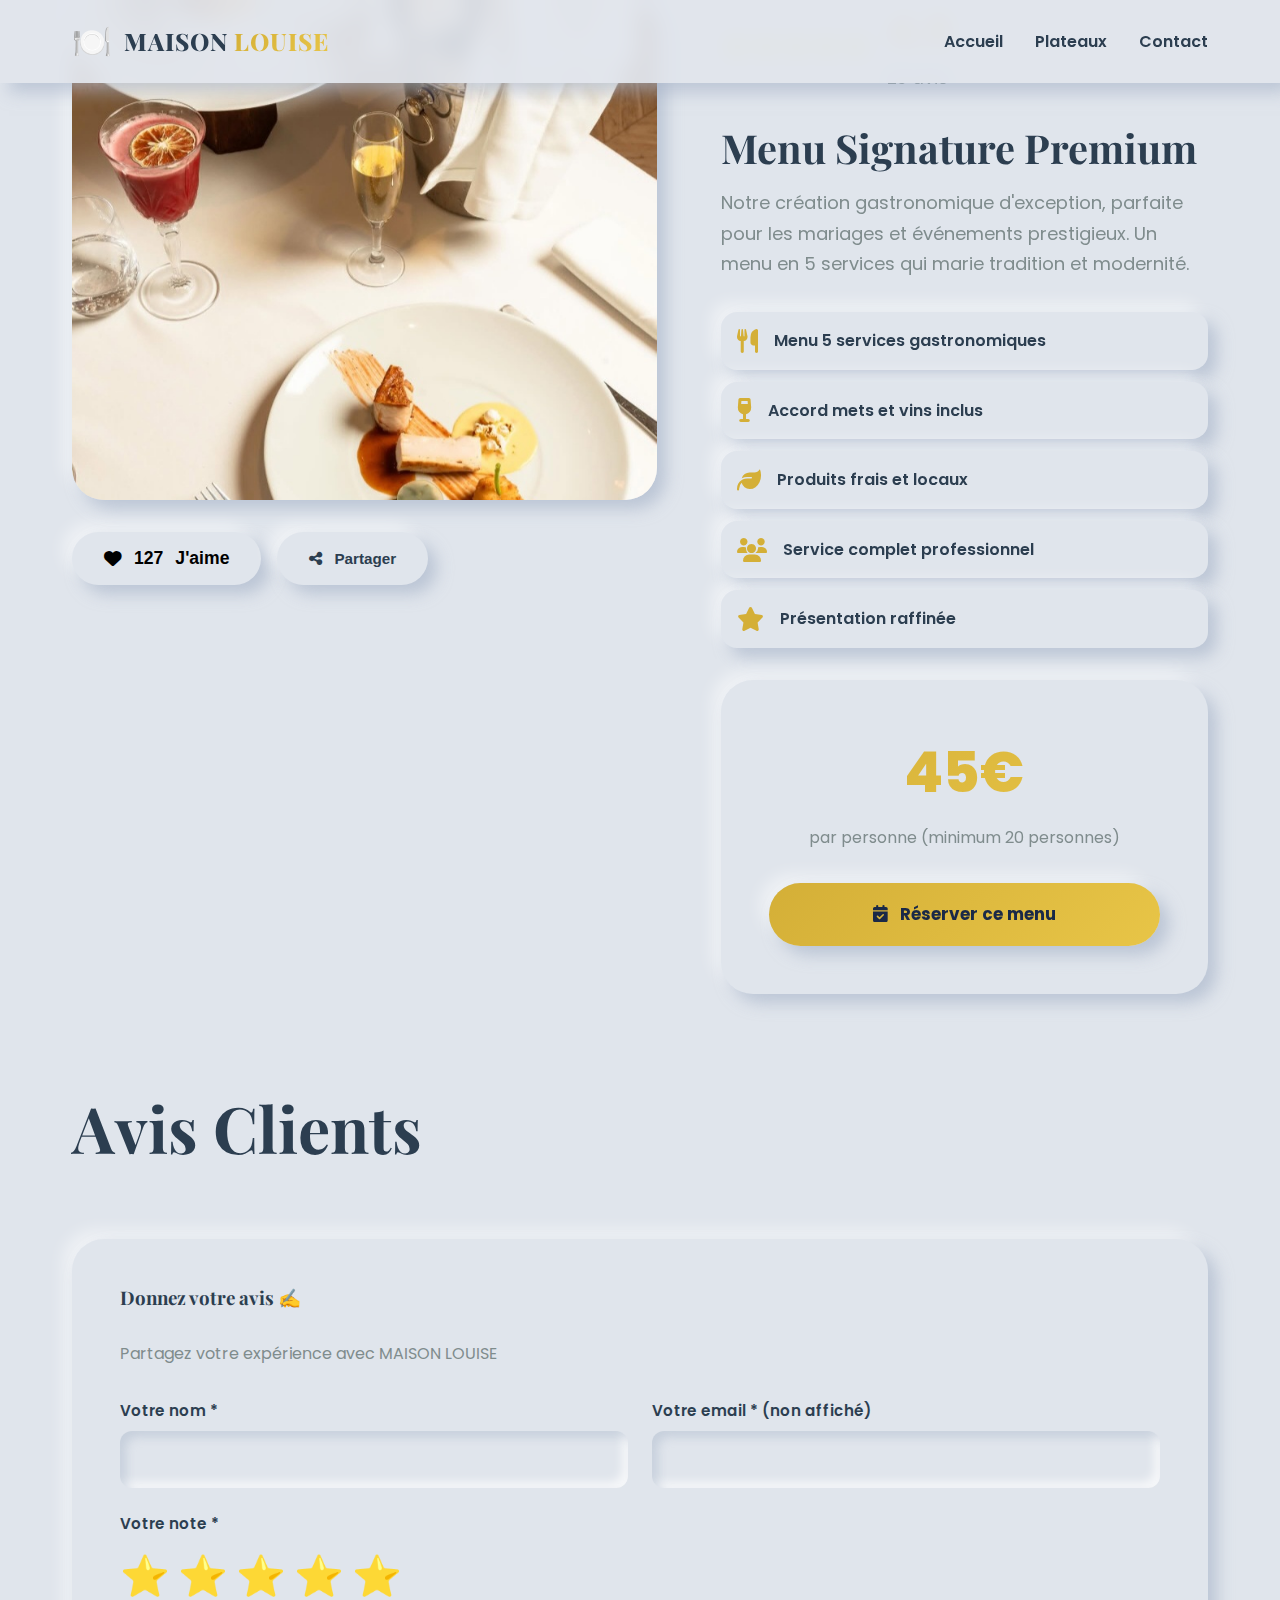
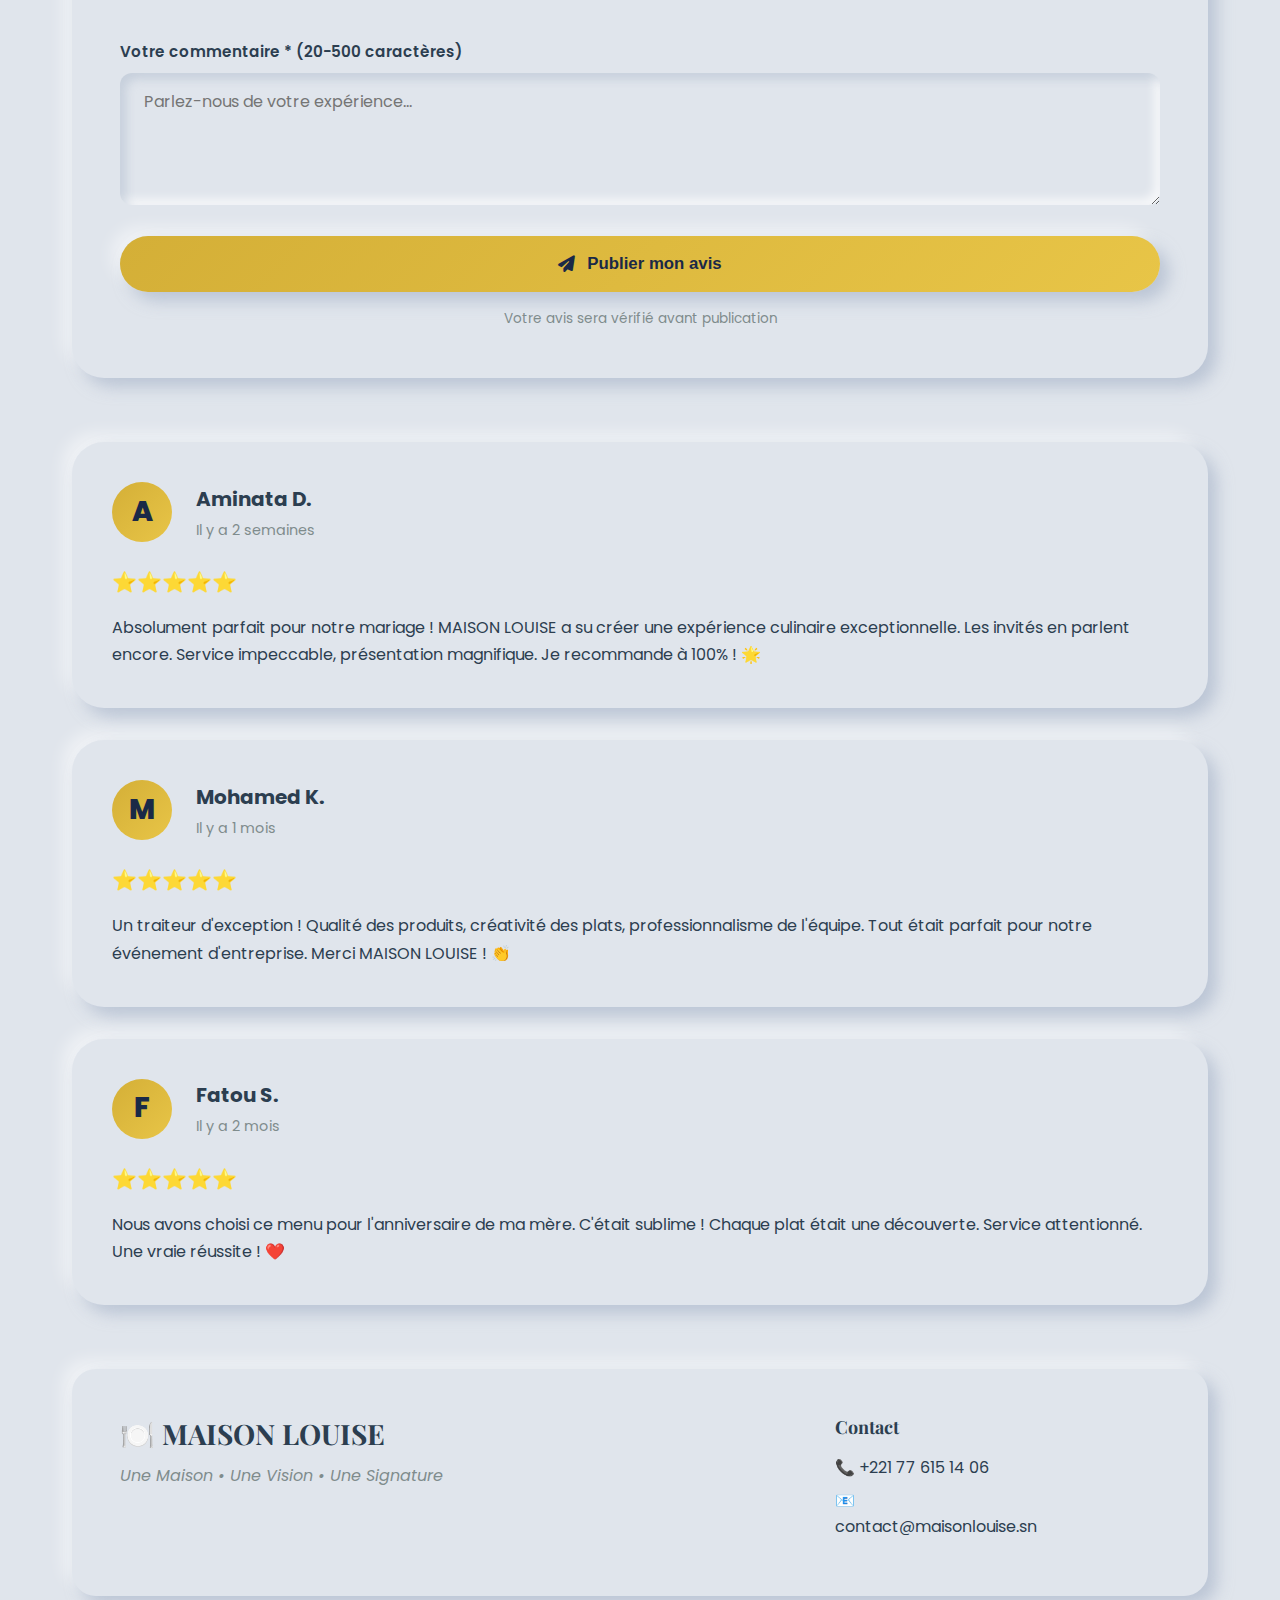
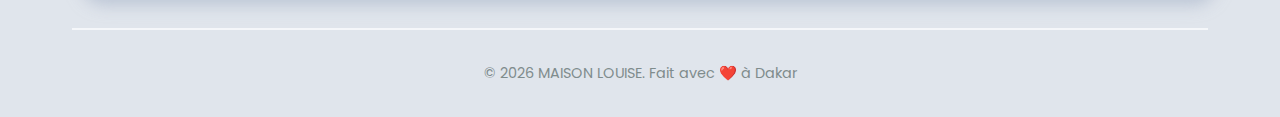
<file: plateau-detail.html>
<!DOCTYPE html>
<html lang="fr">
<head>
    <meta charset="UTF-8">
    <meta name="viewport" content="width=device-width, initial-scale=1.0">
    <title>Menu Signature Premium | MAISON LOUISE</title>
    <link href="https://fonts.googleapis.com/css2?family=Poppins:wght@300;400;500;600;700;800&family=Playfair+Display:wght@600;700&display=swap" rel="stylesheet">
    <link rel="stylesheet" href="https://cdnjs.cloudflare.com/ajax/libs/font-awesome/6.5.1/css/all.min.css">
    <link rel="stylesheet" href="css/styles.css">
    <style>
      // TODO : le style ne doit pas apparaitre ici.
        .detail-hero{padding-top:120px;padding-bottom:4rem}.detail-grid{display:grid;grid-template-columns:1.2fr 1fr;gap:4rem;align-items:start}.plateau-detail-image{position:relative;border-radius:2rem;overflow:hidden;box-shadow:var(--shadow)}.plateau-detail-image img{width:100%;height:500px;object-fit:cover}.detail-actions{display:flex;gap:1rem;margin-top:2rem}.like-btn{display:flex;align-items:center;gap:0.75rem;padding:1rem 2rem;background:var(--bg);border-radius:3rem;box-shadow:var(--shadow);border:none;cursor:pointer;font-size:1.1rem;font-weight:600;transition:.3s}.like-btn:hover{box-shadow:var(--shadow-hover);transform:translateY(-2px)}.like-btn.liked{background:var(--gradient);color:var(--navy)}.like-btn.liked i{animation:heartBeat 0.5s}.detail-info{position:sticky;top:120px}.detail-rating{display:flex;align-items:center;gap:1rem;margin-bottom:2rem}.rating-stars{font-size:1.5rem;color:var(--gold)}.rating-score{font-size:2.5rem;font-weight:800;background:var(--gradient);-webkit-background-clip:text;-webkit-text-fill-color:transparent}.rating-count{color:var(--text-light);font-size:1.1rem}.detail-title{font-size:2.5rem;margin-bottom:1rem}.detail-description{font-size:1.125rem;color:var(--text-light);margin-bottom:2rem;line-height:1.7}.detail-features{list-style:none;margin-bottom:2rem}.detail-features li{display:flex;align-items:center;gap:1rem;padding:1rem;margin-bottom:0.75rem;background:var(--bg);border-radius:1rem;box-shadow:var(--shadow);font-weight:600}.detail-features i{font-size:1.5rem;color:var(--gold)}.price-card{background:var(--bg);border-radius:2rem;padding:3rem;box-shadow:var(--shadow);text-align:center;margin-top:2rem}.price-card .price{font-size:3.5rem;font-weight:800;background:var(--gradient);-webkit-background-clip:text;-webkit-text-fill-color:transparent;margin-bottom:0.5rem}.price-card .price-label{color:var(--text-light);margin-bottom:2rem}.reviews-section{margin-top:6rem}.reviews-header{display:flex;justify-content:space-between;align-items:center;margin-bottom:3rem}.review-form{background:var(--bg);padding:3rem;border-radius:2rem;box-shadow:var(--shadow);margin-bottom:4rem}.review-form h3{margin-bottom:2rem}.star-rating{display:flex;gap:0.5rem;margin-bottom:1.5rem}.star-rating input{display:none}.star-rating label{font-size:2.5rem;color:#ddd;cursor:pointer;transition:.2s}.star-rating label:hover,.star-rating label:hover~label,.star-rating input:checked~label{color:var(--gold)}.reviews-list{display:grid;gap:2rem}.review-card{background:var(--bg);padding:2.5rem;border-radius:2rem;box-shadow:var(--shadow)}.review-header{display:flex;align-items:center;gap:1.5rem;margin-bottom:1.5rem}.review-avatar{width:60px;height:60px;background:var(--gradient);border-radius:50%;display:flex;align-items:center;justify-content:center;font-size:1.75rem;font-weight:800;color:var(--navy)}.review-author{flex:1}.review-name{font-size:1.25rem;font-weight:700;margin-bottom:0.25rem}.review-date{color:var(--text-light);font-size:0.9rem}.review-stars{color:var(--gold);font-size:1.25rem;margin-bottom:1rem}.review-text{line-height:1.7;color:var(--text)}@keyframes heartBeat{0%,100%{transform:scale(1)}25%{transform:scale(1.3)}50%{transform:scale(1.1)}}@media (max-width:968px){.detail-grid{grid-template-columns:1fr}.detail-info{position:static}}
    </style>
</head>
<body>
    <nav class="navbar">
        <div class="container">
            <div class="nav-wrapper">
                <a href="index.html" class="logo">
                    <span class="logo-emoji">🍽️</span>
                    <span class="logo-text">MAISON <span class="accent">LOUISE</span></span>
                </a>
                <button class="nav-toggle" id="navToggle"><i class="fas fa-bars"></i></button>
                <ul class="nav-menu" id="navMenu">
                    <li><a href="index.html" class="nav-link">Accueil</a></li>
                    <li><a href="plateaux.html" class="nav-link">Plateaux</a></li>
                    <li><a href="index.html#contact" class="nav-link">Contact</a></li>
                </ul>
            </div>
        </div>
    </nav>

    <section class="detail-hero">
        <div class="container">
            <div class="detail-grid">
                <div>
                    <div class="plateau-detail-image neomorph-card">
                        <img src="images/instagram-post-1-1.jpg" alt="Menu Signature Premium" id="plateauImage">
                    </div>
                    <div class="detail-actions">
                        <button class="like-btn" id="likeBtn">
                            <i class="fas fa-heart"></i>
                            <span id="likeCount">127</span> J'aime
                        </button>
                        <button class="btn-neomorph" onclick="navigator.share && navigator.share({title:'Menu Signature', url:window.location.href})">
                            <i class="fas fa-share-alt"></i> Partager
                        </button>
                    </div>
                </div>

                <div class="detail-info">
                    <div class="detail-rating">
                        <div class="rating-stars">⭐⭐⭐⭐⭐</div>
                        <div>
                            <div class="rating-score" id="avgRating">4.9</div>
                            <div class="rating-count"><span id="reviewCount">23</span> avis</div>
                        </div>
                    </div>

                    <h1 class="detail-title" id="plateauTitle">Menu Signature Premium</h1>
                    <p class="detail-description" id="plateauDescription">
                        Notre création gastronomique d'exception, parfaite pour les mariages et événements prestigieux.
                        Un menu en 5 services qui marie tradition et modernité.
                    </p>

                    <ul class="detail-features">
                        <li><i class="fas fa-utensils"></i> Menu 5 services gastronomiques</li>
                        <li><i class="fas fa-wine-glass"></i> Accord mets et vins inclus</li>
                        <li><i class="fas fa-leaf"></i> Produits frais et locaux</li>
                        <li><i class="fas fa-users"></i> Service complet professionnel</li>
                        <li><i class="fas fa-star"></i> Présentation raffinée</li>
                    </ul>

                    <div class="price-card">
                        <div class="price" id="plateauPrice">45€</div>
                        <div class="price-label">par personne (minimum 20 personnes)</div>
                        <a href="index.html#contact" class="btn-neomorph btn-primary btn-large full-width">
                            <i class="fas fa-calendar-check"></i> Réserver ce menu
                        </a>
                    </div>
                </div>
            </div>
        </div>
    </section>

    <section class="reviews-section">
        <div class="container">
            <div class="reviews-header">
                <h2 class="section-title">Avis Clients</h2>
            </div>

            <!-- Formulaire d'avis -->
            <form class="review-form" id="reviewForm">
                <h3>Donnez votre avis ✍️</h3>
                <p style="color:var(--text-light);margin-bottom:2rem">Partagez votre expérience avec MAISON LOUISE</p>

                <div class="form-row">
                    <div class="form-group">
                        <label>Votre nom *</label>
                        <input type="text" name="name" class="neomorph-input" required maxlength="50">
                    </div>
                    <div class="form-group">
                        <label>Votre email * (non affiché)</label>
                        <input type="email" name="email" class="neomorph-input" required>
                    </div>
                </div>

                <div class="form-group">
                    <label>Votre note *</label>
                    <div class="star-rating" id="starRating">
                        <input type="radio" name="rating" id="star5" value="5" required>
                        <label for="star5">⭐</label>
                        <input type="radio" name="rating" id="star4" value="4">
                        <label for="star4">⭐</label>
                        <input type="radio" name="rating" id="star3" value="3">
                        <label for="star3">⭐</label>
                        <input type="radio" name="rating" id="star2" value="2">
                        <label for="star2">⭐</label>
                        <input type="radio" name="rating" id="star1" value="1">
                        <label for="star1">⭐</label>
                    </div>
                </div>

                <div class="form-group">
                    <label>Votre commentaire * (20-500 caractères)</label>
                    <textarea name="comment" rows="4" class="neomorph-input" required minlength="20" maxlength="500" placeholder="Parlez-nous de votre expérience..."></textarea>
                </div>

                <button type="submit" class="btn-neomorph btn-primary btn-large full-width">
                    <i class="fas fa-paper-plane"></i> Publier mon avis
                </button>
                <p style="font-size:0.85rem;color:var(--text-light);margin-top:1rem;text-align:center">
                    Votre avis sera vérifié avant publication
                </p>
            </form>

            <!-- Liste des avis -->
            <div class="reviews-list" id="reviewsList">
                <div class="review-card">
                    <div class="review-header">
                        <div class="review-avatar">A</div>
                        <div class="review-author">
                            <div class="review-name">Aminata D.</div>
                            <div class="review-date">Il y a 2 semaines</div>
                        </div>
                    </div>
                    <div class="review-stars">⭐⭐⭐⭐⭐</div>
                    <p class="review-text">
                        Absolument parfait pour notre mariage ! MAISON LOUISE a su créer une expérience culinaire exceptionnelle.
                        Les invités en parlent encore. Service impeccable, présentation magnifique. Je recommande à 100% ! 🌟
                    </p>
                </div>

                <div class="review-card">
                    <div class="review-header">
                        <div class="review-avatar">M</div>
                        <div class="review-author">
                            <div class="review-name">Mohamed K.</div>
                            <div class="review-date">Il y a 1 mois</div>
                        </div>
                    </div>
                    <div class="review-stars">⭐⭐⭐⭐⭐</div>
                    <p class="review-text">
                        Un traiteur d'exception ! Qualité des produits, créativité des plats, professionnalisme de l'équipe.
                        Tout était parfait pour notre événement d'entreprise. Merci MAISON LOUISE ! 👏
                    </p>
                </div>

                <div class="review-card">
                    <div class="review-header">
                        <div class="review-avatar">F</div>
                        <div class="review-author">
                            <div class="review-name">Fatou S.</div>
                            <div class="review-date">Il y a 2 mois</div>
                        </div>
                    </div>
                    <div class="review-stars">⭐⭐⭐⭐⭐</div>
                    <p class="review-text">
                        Nous avons choisi ce menu pour l'anniversaire de ma mère. C'était sublime !
                        Chaque plat était une découverte. Service attentionné. Une vraie réussite ! ❤️
                    </p>
                </div>
            </div>
        </div>
    </section>

    <footer class="footer">
        <div class="container">
            <div class="footer-content neomorph-card">
                <div class="footer-brand">
                    <h3>🍽️ MAISON LOUISE</h3>
                    <p class="footer-tagline">Une Maison • Une Vision • Une Signature</p>
                </div>
                <div class="footer-links">
                    <div class="footer-column">
                        <h4>Contact</h4>
                        <ul>
                            <li><a href="tel:+221776151406">📞 +221 77 615 14 06</a></li>
                            <li><a href="mailto:contact@maisonlouise.sn">📧 contact@maisonlouise.sn</a></li>
                        </ul>
                    </div>
                </div>
            </div>
            <div class="footer-bottom">
                <p>&copy; 2026 MAISON LOUISE. Fait avec ❤️ à Dakar</p>
            </div>
        </div>
    </footer>

    <script src="js/app.js"></script>
    <script>
        // Système de Like avec LocalStorage
        const likeBtn = document.getElementById('likeBtn');
        const likeCount = document.getElementById('likeCount');
        const plateauId = new URLSearchParams(window.location.search).get('id') || '1';
        const likeKey = `liked_plateau_${plateauId}`;
        let likes = parseInt(localStorage.getItem(`likes_${plateauId}`) || '127');

        // Vérifier si déjà liké
        if (localStorage.getItem(likeKey)) {
            likeBtn.classList.add('liked');
        }

        likeBtn.addEventListener('click', () => {
            if (likeBtn.classList.contains('liked')) {
                // Unlike
                likes--;
                likeBtn.classList.remove('liked');
                localStorage.removeItem(likeKey);
            } else {
                // Like
                likes++;
                likeBtn.classList.add('liked');
                localStorage.setItem(likeKey, 'true');

                // Animation
                likeBtn.querySelector('i').style.animation = 'none';
                setTimeout(() => likeBtn.querySelector('i').style.animation = 'heartBeat 0.5s', 10);
            }
            likeCount.textContent = likes;
            localStorage.setItem(`likes_${plateauId}`, likes);
        });

        // Formulaire d'avis
        document.getElementById('reviewForm').addEventListener('submit', async (e) => {
            e.preventDefault();
            const form = e.target;
            const btn = form.querySelector('button[type="submit"]');
            const btnText = btn.innerHTML;

            btn.innerHTML = '<i class="fas fa-spinner fa-spin"></i> Envoi en cours...';
            btn.disabled = true;

            const reviewData = {
                plateau_id: plateauId,
                name: form.name.value,
                email: form.email.value,
                rating: parseInt(form.rating.value),
                comment: form.comment.value
            };

            try {
                // REMPLACER PAR VOTRE API
                const response = await fetch('https://api.maisonlouise.sn/avis', {
                    method: 'POST',
                    headers: {'Content-Type': 'application/json'},
                    body: JSON.stringify(reviewData)
                });

                if (response.ok) {
                    showNotification('✅ Merci ! Votre avis sera publié après vérification.', 'success');
                    form.reset();
                } else {
                    throw new Error('Erreur');
                }
            } catch (error) {
                // Simulation
                await new Promise(resolve => setTimeout(resolve, 1500));
                showNotification('✅ Avis reçu ! Il sera publié après vérification. (Mode démo)', 'success');
                form.reset();
            }

            btn.innerHTML = btnText;
            btn.disabled = false;
        });

        function showNotification(message, type) {
            const notif = document.createElement('div');
            notif.style.cssText = `position:fixed;top:100px;right:2rem;background:var(--bg);padding:1.5rem 2rem;border-radius:1rem;box-shadow:var(--shadow);z-index:10000;max-width:400px;font-weight:600`;
            notif.textContent = message;
            document.body.appendChild(notif);
            setTimeout(() => notif.remove(), 5000);
        }
    </script>
</body>
</html>
</file>
<file: css/styles.css>
:root {
  --bg: #e0e5ec;
  --shadow: 9px 9px 16px rgba(163, 177, 198, .6), -9px -9px 16px rgba(255, 255, 255, .5);
  --shadow-inset: inset 6px 6px 10px rgba(163, 177, 198, .4), inset -6px -6px 10px rgba(255, 255, 255, .7);
  --shadow-hover: 12px 12px 20px rgba(163, 177, 198, .7), -12px -12px 20px rgba(255, 255, 255, .6);
  --gold: #D4AF37;
  --navy: #1a2947;
  --text: #2c3e50;
  --text-light: #7f8c8d;
  --gradient: linear-gradient(135deg, #D4AF37 0%, #E8C547 100%);
  --gradient-2: linear-gradient(135deg, #667eea 0%, #764ba2 100%)
}

* {
  margin: 0;
  padding: 0;
  box-sizing: border-box
}

html {
  scroll-behavior: smooth;
  scroll-padding-top: 100px
}

body {
  font-family: 'Poppins', sans-serif;
  background: var(--bg);
  color: var(--text);
  line-height: 1.6;
  overflow-x: hidden
}

h1, h2, h3, h4, h5, h6 {
  font-family: 'Playfair Display', serif;
  font-weight: 700;
  line-height: 1.2
}

img {
  max-width: 100%;
  display: block
}

a {
  text-decoration: none;
  color: inherit
}

.container {
  max-width: 1200px;
  margin: 0 auto;
  padding: 0 2rem
}

.section {
  padding: 6rem 0
}

.neomorph-card {
  background: var(--bg);
  border-radius: 1.5rem;
  box-shadow: var(--shadow);
  transition: .3s
}

.neomorph-card:hover {
  box-shadow: var(--shadow-hover);
  transform: translateY(-2px)
}

.neomorph-badge {
  display: inline-flex;
  align-items: center;
  gap: .5rem;
  padding: .5rem 1.5rem;
  background: var(--bg);
  border-radius: 3rem;
  box-shadow: var(--shadow);
  font-weight: 600;
  font-size: .9rem
}

.neomorph-input {
  width: 100%;
  padding: 1rem 1.5rem;
  background: var(--bg);
  border-radius: .75rem;
  box-shadow: var(--shadow-inset);
  border: none;
  font-family: 'Poppins', sans-serif;
  font-size: 1rem;
  color: var(--text);
  transition: .3s
}

.neomorph-input:focus {
  box-shadow: var(--shadow-inset), 0 0 0 3px rgba(212, 175, 55, .2);
  outline: none
}

.btn-neomorph {
  display: inline-flex;
  align-items: center;
  gap: .75rem;
  padding: .875rem 2rem;
  background: var(--bg);
  border-radius: 3rem;
  box-shadow: var(--shadow);
  font-weight: 600;
  font-size: .95rem;
  transition: .3s;
  border: none;
  cursor: pointer;
  color: var(--text)
}

.btn-neomorph:hover {
  box-shadow: var(--shadow-hover);
  transform: translateY(-2px)
}

.btn-neomorph:active {
  transform: translateY(0);
  box-shadow: var(--shadow-inset)
}

.btn-primary {
  background: var(--gradient);
  color: var(--navy);
  font-weight: 700
}

.btn-secondary {
  background: var(--bg);
  color: var(--text)
}

.btn-large {
  padding: 1.125rem 2.5rem;
  font-size: 1.05rem
}

.btn-small {
  padding: .625rem 1.5rem;
  font-size: .875rem
}

.full-width {
  width: 100%;
  justify-content: center
}

.gradient-text {
  background: var(--gradient);
  -webkit-background-clip: text;
  -webkit-text-fill-color: transparent;
  background-clip: text
}

.navbar {
  position: fixed;
  top: 0;
  left: 0;
  right: 0;
  z-index: 1000;
  background: rgba(224, 229, 236, .95);
  backdrop-filter: blur(10px);
  padding: 1rem 0;
  box-shadow: var(--shadow)
}

.nav-wrapper {
  display: flex;
  align-items: center;
  justify-content: space-between
}

.logo {
  display: flex;
  align-items: center;
  gap: .75rem;
  font-size: 1.5rem;
  font-weight: 800
}

.logo-emoji {
  font-size: 2rem
}

.logo-text {
  font-family: 'Playfair Display', serif;
  letter-spacing: 1px
}

.logo-text .accent {
  background: var(--gradient);
  -webkit-background-clip: text;
  -webkit-text-fill-color: transparent
}

.nav-menu {
  display: flex;
  align-items: center;
  gap: 2rem;
  list-style: none
}

.nav-link {
  font-weight: 600;
  position: relative;
  padding: .5rem 0;
  transition: .3s
}

.nav-link::after {
  content: '';
  position: absolute;
  bottom: 0;
  left: 0;
  width: 0;
  height: 3px;
  background: var(--gradient);
  border-radius: 3px;
  transition: .3s
}

.nav-link:hover::after, .nav-link.active::after {
  width: 100%
}

.nav-toggle {
  display: none;
  padding: .75rem;
  background: var(--bg);
  border-radius: .75rem;
  box-shadow: var(--shadow);
  border: none;
  cursor: pointer
}

.hero {
  position: relative;
  min-height: 100vh;
  display: flex;
  align-items: center;
  padding-top: 100px;
  overflow: hidden
}

.hero-video-bg {
  position: absolute;
  inset: 0;
  z-index: 0
}

.hero-video {
  position: absolute;
  width: 100%;
  height: 100%;
}

.hero-content {
  position: relative;
  z-index: 1;
  text-align: center;
  max-width: 900px;
  margin: 0 auto
}

.hero-badge {
  margin-bottom: 2rem;
  display: inline-block;
}

.hero-badge span {
  padding: 0 1px 0 1px;
}

.
hero-title {
  font-size: clamp(3rem, 10vw, 6rem);
  margin-bottom: 1rem;
  font-weight: 800;
  letter-spacing: 2px
}

.hero-tagline {
  font-size: clamp(1.25rem, 3vw, 1.75rem);
  font-style: italic;
  margin-bottom: 1.5rem;
  color: var(--text-light)
}

.hero-description {
  font-size: 1.25rem;
  margin-bottom: 3rem;
  color: var(--text-light)
}

.hero-buttons {
  display: flex;
  gap: 1.5rem;
  justify-content: center;
  margin-bottom: 4rem;
  flex-wrap: wrap
}

.hero-stats {
  display: grid;
  grid-template-columns:repeat(auto-fit, minmax(150px, 1fr));
  gap: 2rem;
  max-width: 600px;
  margin: 0 auto
}

.stat-card {
  padding: 2rem 1.5rem;
  text-align: center
}

.stat-icon {
  font-size: 2.5rem;
  margin-bottom: .5rem
}

.stat-number {
  font-size: 2.5rem;
  font-weight: 800;
  margin-bottom: .5rem;
  background: var(--gradient);
  -webkit-background-clip: text;
  -webkit-text-fill-color: transparent
}

.stat-label {
  font-size: .875rem;
  color: var(--text-light);
  font-weight: 600
}

.section-header {
  text-align: center;
  margin-bottom: 4rem
}

.section-badge {
  margin-bottom: 1.5rem
}

.section-title {
  font-size: clamp(2.5rem, 6vw, 4rem);
  margin-bottom: 1.5rem
}

.section-subtitle {
  font-size: 1.125rem;
  color: var(--text-light);
  max-width: 700px;
  margin: 0 auto
}

.services-grid {
  display: grid;
  grid-template-columns:repeat(auto-fit, minmax(300px, 1fr));
  gap: 2.5rem
}

.service-card {
  padding: 3rem 2rem;
  text-align: center;
  position: relative
}

.service-card.featured {
  background: var(--gradient);
  color: var(--navy)
}

.featured-badge {
  position: absolute;
  top: 1rem;
  right: 1rem;
  padding: .5rem 1rem;
  background: rgba(255, 255, 255, .2);
  backdrop-filter: blur(10px);
  border-radius: 3rem;
  font-size: .875rem;
  font-weight: 600
}

.service-icon {
  font-size: 4rem;
  margin-bottom: 2rem
}

.service-title {
  font-size: 1.75rem;
  margin-bottom: 1rem
}

.service-description {
  margin-bottom: 2rem;
  color: var(--text-light);
  line-height: 1.7
}

.service-card.featured .service-description {
  color: rgba(26, 41, 71, .8)
}

.service-features {
  list-style: none;
  margin-bottom: 2rem;
  text-align: left
}

.service-features li {
  display: flex;
  align-items: center;
  gap: .75rem;
  margin-bottom: .75rem;
  font-weight: 500
}

.service-features i {
  color: var(--gold);
  font-size: 1.1rem
}

.plateaux-grid {
  display: grid;
  grid-template-columns:repeat(auto-fill, minmax(320px, 1fr));
  gap: 2.5rem;
  margin-bottom: 3rem
}

.plateau-card {
  padding: 0;
  overflow: hidden
}

.plateau-image {
  position: relative;
  height: 250px;
  overflow: hidden
}

.plateau-image img {
  width: 100%;
  height: 100%;
  object-fit: cover;
  transition: .5s
}

.plateau-card:hover .plateau-image img {
  transform: scale(1.1)
}

.plateau-likes {
  position: absolute;
  top: 1rem;
  right: 1rem;
  padding: .5rem 1rem;
  font-weight: 600;
  font-size: .875rem
}

.plateau-badge {
  position: absolute;
  top: 1rem;
  left: 1rem;
  padding: .5rem 1rem;
  background: var(--gradient);
  color: var(--navy);
  border-radius: 3rem;
  font-weight: 700;
  font-size: .875rem
}

.plateau-content {
  padding: 2rem
}

.plateau-rating {
  display: flex;
  align-items: center;
  justify-content: space-between;
  margin-bottom: 1rem
}

.stars {
  color: var(--gold);
  font-size: 1.25rem
}

.rating-text {
  font-size: .875rem;
  color: var(--text-light);
  font-weight: 600
}

.plateau-title {
  font-size: 1.5rem;
  margin-bottom: .75rem
}

.plateau-description {
  color: var(--text-light);
  margin-bottom: 1.5rem;
  line-height: 1.6
}

.plateau-tags {
  display: flex;
  gap: .5rem;
  flex-wrap: wrap;
  margin-bottom: 1.5rem
}

.tag {
  padding: .375rem .875rem;
  background: #f5f7fa;
  border-radius: 3rem;
  font-size: .8rem;
  font-weight: 600
}

.plateau-footer {
  display: flex;
  align-items: center;
  justify-content: space-between;
  padding-top: 1.5rem;
  border-top: 2px solid #f5f7fa
}

.plateau-price {
  display: flex;
  align-items: baseline;
  gap: .25rem
}

.price {
  font-size: 2rem;
  font-weight: 800;
  background: var(--gradient);
  -webkit-background-clip: text;
  -webkit-text-fill-color: transparent
}

.price-unit {
  font-size: .875rem;
  color: var(--text-light);
  font-weight: 600
}

.section-cta {
  text-align: center
}

.instagram-grid {
  display: grid;
  grid-template-columns:repeat(auto-fill, minmax(250px, 1fr));
  gap: 1.5rem;
  margin-bottom: 3rem
}

.instagram-post {
  position: relative;
  height: 300px;
  overflow: hidden;
  cursor: pointer
}

.instagram-post img {
  width: 100%;
  height: 100%;
  object-fit: cover;
  transition: .5s
}

.instagram-post:hover img {
  transform: scale(1.1)
}

.post-overlay {
  position: absolute;
  inset: 0;
  background: rgba(26, 41, 71, .8);
  display: flex;
  align-items: center;
  justify-content: center;
  opacity: 0;
  transition: .3s
}

.instagram-post:hover .post-overlay {
  opacity: 1
}

.post-stats {
  display: flex;
  gap: 2rem;
  color: #fff;
  font-weight: 600;
  font-size: 1.125rem
}

.instagram-cta {
  text-align: center
}

.contact-wrapper {
  display: grid;
  grid-template-columns:1fr 2fr;
  gap: 4rem
}

.contact-info {
  display: grid;
  grid-template-columns:repeat(2, 1fr);
  gap: 1.5rem;
  align-content: start
}

.contact-card {
  padding: 2rem 1.5rem;
  text-align: center
}

.contact-icon {
  font-size: 2.5rem;
  margin-bottom: 1rem
}

.contact-card h3 {
  font-size: 1.125rem;
  margin-bottom: .5rem
}

.contact-card a:hover {
  color: var(--gold)
}

.contact-form {
  padding: 3rem
}

.contact-form h3 {
  font-size: 1.75rem;
  margin-bottom: 2rem
}

.form-row {
  display: grid;
  grid-template-columns:repeat(2, 1fr);
  gap: 1.5rem
}

.form-group {
  margin-bottom: 1.5rem
}

.form-group label {
  display: block;
  margin-bottom: .5rem;
  font-weight: 600;
  font-size: .95rem
}

.footer {
  padding: 4rem 0 2rem
}

.footer-content {
  display: grid;
  grid-template-columns:2fr 1fr;
  gap: 4rem;
  padding: 3rem;
  margin-bottom: 2rem
}

.footer-brand h3 {
  font-size: 1.75rem;
  margin-bottom: .75rem
}

.footer-tagline {
  font-style: italic;
  margin-bottom: 1rem;
  color: var(--text-light)
}

.footer-links {
  display: grid;
  grid-template-columns:repeat(2, 1fr);
  gap: 2rem
}

.footer-column h4 {
  font-size: 1.125rem;
  margin-bottom: 1rem
}

.footer-column ul {
  list-style: none
}

.footer-column li {
  margin-bottom: .5rem
}

.footer-column a:hover {
  color: var(--gold)
}

.footer-bottom {
  text-align: center;
  padding-top: 2rem;
  border-top: 2px solid #f5f7fa;
  color: var(--text-light);
  font-size: .9rem
}

@keyframes fadeUp {
  from {
    opacity: 0;
    transform: translateY(30px)
  }
  to {
    opacity: 1;
    transform: translateY(0)
  }
}

@keyframes float {
  0%, 100% {
    transform: translateY(0)
  }
  50% {
    transform: translateY(-10px)
  }
}

.animate-fade-up {
  animation: fadeUp .8s ease-out
}

.animate-float {
  animation: float 3s ease-in-out infinite
}

@media (max-width: 768px) {
  .nav-menu {
    position: fixed;
    top: 80px;
    left: 0;
    right: 0;
    background: var(--bg);
    flex-direction: column;
    padding: 2rem;
    box-shadow: var(--shadow);
    transform: translateX(-100%);
    transition: .3s
  }

  .nav-menu.active {
    transform: translateX(0)
  }

  .nav-toggle {
    display: flex
  }

  .services-grid, .plateaux-grid {
    grid-template-columns:1fr
  }

  .contact-wrapper {
    grid-template-columns:1fr
  }

  .contact-info {
    grid-template-columns:1fr
  }

  .form-row {
    grid-template-columns:1fr
  }

  .footer-content {
    grid-template-columns:1fr
  }

  .footer-links {
    grid-template-columns:1fr
  }
}

@media (max-width: 1024px) {
  .contact-wrapper {
    grid-template-columns: 1fr;
  }
}

@media (max-width: 768px) {

  .hero-video {
    margin-top: -110px;
    filter: brightness(0.65);
  }

  .hero-badge {
    position: static;
  }

    .hero-buttons {
      flex-direction: row;
      flex-wrap: nowrap;
      gap: 0.75rem;
      width: 100%;
      padding: 0 0.5rem;
    }

  .hero-buttons .btn-neomorph {
    flex: 1;
    min-width: 0;
    padding: 0.875rem 1rem;
    font-size: 0.85rem;
    white-space: nowrap;
  }

  .hero-stats {
    display: grid;
    grid-template-columns:repeat(auto-fit, minmax(75px, 1fr));
    gap: 2rem;
    max-width: 300px;
    margin: 0 auto
  }
  .hero-stats {
    gap: 0.5rem;
    padding: 0 0.25rem;
  }

  .stat-card {
    padding: 1rem 0.5rem;
    border-radius: 14px;
  }

  .stat-icon {
    font-size: 1.75rem;
  }

  .stat-number {
    font-size: 1.5rem;
  }

  .stat-label {
    font-size: 0.6rem;
  }
}
</file>
